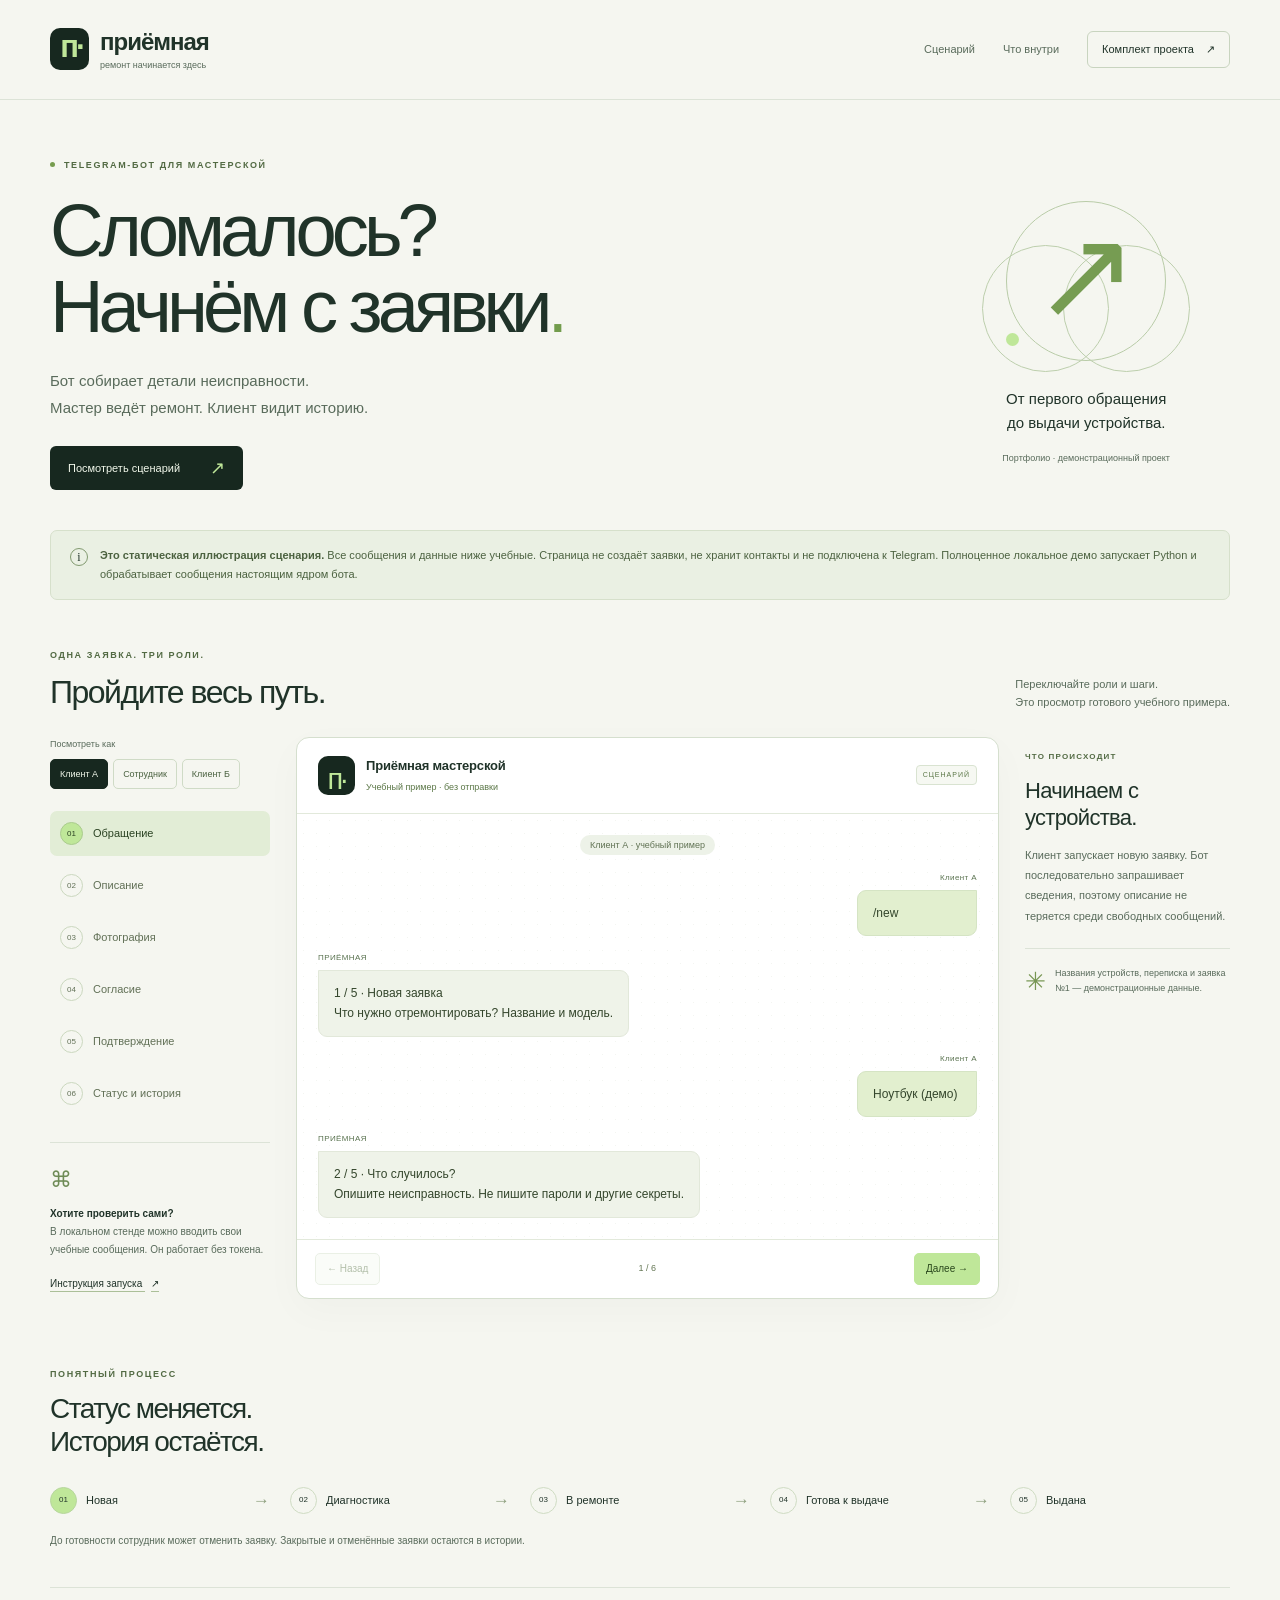
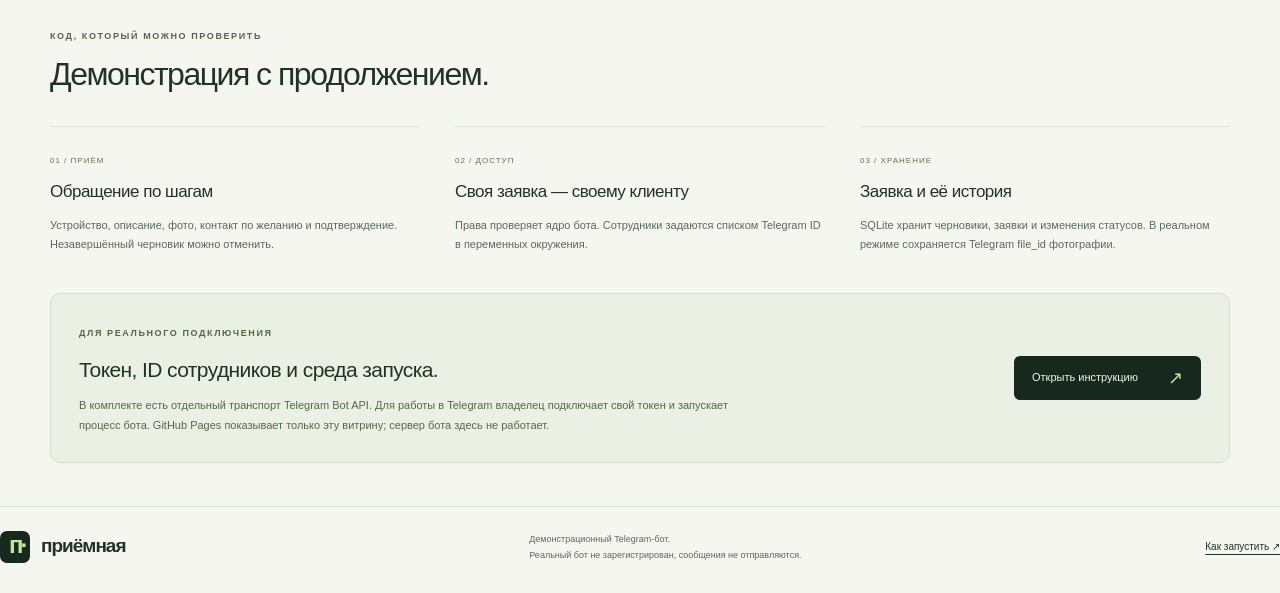
<file: showcase/index.html>
<!doctype html>
<html lang="ru">
<head>
  <meta charset="utf-8">
  <meta name="viewport" content="width=device-width,initial-scale=1">
  <meta name="theme-color" content="#17281f">
  <meta http-equiv="Content-Security-Policy" content="default-src 'self'; script-src 'self'; style-src 'self'; img-src 'self' data:; connect-src 'none'; object-src 'none'; base-uri 'none'; form-action 'none'">
  <meta name="description" content="Приёмная — демонстрационный Telegram-бот ремонтной мастерской. Сценарий заявки, фото неисправности, контакт с согласия клиента, статусы и права доступа.">
  <title>Приёмная — Telegram-бот ремонтной мастерской</title>
  <link rel="icon" href="./assets/mark.svg" type="image/svg+xml">
  <link rel="stylesheet" href="./style.css">
  <script src="./app.js" defer></script>
</head>
<body>
  <a class="skip-link" href="#scenario">Перейти к сценарию</a>
  <header class="header">
    <a class="brand" href="./" aria-label="Приёмная — главная"><span class="mark" aria-hidden="true">п·</span><span>приёмная<small>ремонт начинается здесь</small></span></a>
    <nav aria-label="Разделы"><a href="#scenario">Сценарий</a><a href="#inside">Что внутри</a><a class="source-link" href="./instructions.html#source">Комплект проекта <span aria-hidden="true">↗</span></a></nav>
  </header>
  <main>
    <section class="hero" aria-labelledby="title">
      <div class="hero-copy"><p class="eyebrow"><span></span> TELEGRAM-БОТ ДЛЯ МАСТЕРСКОЙ</p><h1 id="title">Сломалось?<br>Начнём с заявки<span>.</span></h1><p class="lead">Бот собирает детали неисправности.<br>Мастер ведёт ремонт. Клиент видит историю.</p><a class="primary-link" href="#scenario">Посмотреть сценарий <span aria-hidden="true">↗</span></a></div>
      <div class="hero-note"><div class="orbit" aria-hidden="true"><span>↗</span><i></i></div><p>От первого обращения<br>до выдачи устройства.</p><span>Портфолио · демонстрационный проект</span></div>
    </section>
    <aside class="notice" aria-label="Режим демонстрации"><span class="info" aria-hidden="true">i</span><p><strong>Это статическая иллюстрация сценария.</strong> Все сообщения и данные ниже учебные. Страница не создаёт заявки, не хранит контакты и не подключена к Telegram. Полноценное локальное демо запускает Python и обрабатывает сообщения настоящим ядром бота.</p></aside>

    <section class="walkthrough" id="scenario" aria-labelledby="scenario-title">
      <div class="section-intro"><div><p class="eyebrow">ОДНА ЗАЯВКА. ТРИ РОЛИ.</p><h2 id="scenario-title">Пройдите весь путь.</h2></div><p>Переключайте роли и шаги.<br>Это просмотр готового учебного примера.</p></div>
      <div class="demo-grid">
        <aside class="scenario-nav" aria-label="Управление сценарием">
          <span class="field-label">Посмотреть как</span>
          <div class="roles" role="group" aria-label="Роль в учебном сценарии"><button type="button" data-role="client" aria-pressed="true" class="selected">Клиент А</button><button type="button" data-role="staff" aria-pressed="false">Сотрудник</button><button type="button" data-role="other" aria-pressed="false">Клиент Б</button></div>
          <div class="step-list" id="step-list" aria-label="Шаги сценария"></div>
          <div class="local-note"><span aria-hidden="true">⌘</span><p><strong>Хотите проверить сами?</strong><br>В локальном стенде можно вводить свои учебные сообщения. Он работает без токена.</p><a href="./instructions.html">Инструкция запуска <span aria-hidden="true">↗</span></a></div>
        </aside>
        <div class="chat-card">
          <div class="chat-header"><span class="bot-mark" aria-hidden="true">п·</span><div><h3>Приёмная мастерской</h3><p>Учебный пример · без отправки</p></div><span class="tag">СЦЕНАРИЙ</span></div>
          <div class="chat-stage" id="chat-stage" aria-live="polite" aria-atomic="true"></div>
          <div class="demo-controls"><button type="button" id="previous" aria-label="Предыдущий шаг">← Назад</button><span id="step-count"></span><button type="button" id="next">Далее →</button></div>
        </div>
        <aside class="explanation" aria-live="polite" aria-atomic="true"><span class="eyebrow">ЧТО ПРОИСХОДИТ</span><h3 id="explanation-title"></h3><p id="explanation-text"></p><div id="contact-choice" hidden><span class="field-label">Варианты учебного сценария</span><div class="choices" role="group" aria-label="Вариант согласия на контакт"><button type="button" data-contact="no" aria-pressed="true" class="selected">Без телефона</button><button type="button" data-contact="yes" aria-pressed="false">С согласием</button></div></div><div class="data-caption"><span aria-hidden="true">✳</span><p>Названия устройств, переписка и заявка №1 — демонстрационные данные.</p></div></aside>
      </div>
      <noscript><p class="noscript">Для переключения шагов включите JavaScript. В примере клиент указывает ноутбук и неисправность, прикладывает учебное фото, выбирает передачу контакта и подтверждает заявку. Сотрудник проводит её через статусы. Другой клиент получает отказ в доступе.</p></noscript>
    </section>

    <section class="process" aria-labelledby="process-title"><p class="eyebrow">ПОНЯТНЫЙ ПРОЦЕСС</p><h2 id="process-title">Статус меняется.<br>История остаётся.</h2><ol><li><span>01</span>Новая</li><li><span>02</span>Диагностика</li><li><span>03</span>В ремонте</li><li><span>04</span>Готова к выдаче</li><li><span>05</span>Выдана</li></ol><p>До готовности сотрудник может отменить заявку. Закрытые и отменённые заявки остаются в истории.</p></section>

    <section class="inside" id="inside" aria-labelledby="inside-title"><div class="inside-heading"><p class="eyebrow">КОД, КОТОРЫЙ МОЖНО ПРОВЕРИТЬ</p><h2 id="inside-title">Демонстрация с продолжением.</h2></div><div class="feature-grid"><article><span>01 / ПРИЁМ</span><h3>Обращение по шагам</h3><p>Устройство, описание, фото, контакт по желанию и подтверждение. Незавершённый черновик можно отменить.</p></article><article><span>02 / ДОСТУП</span><h3>Своя заявка — своему клиенту</h3><p>Права проверяет ядро бота. Сотрудники задаются списком Telegram ID в переменных окружения.</p></article><article><span>03 / ХРАНЕНИЕ</span><h3>Заявка и её история</h3><p>SQLite хранит черновики, заявки и изменения статусов. В реальном режиме сохраняется Telegram file_id фотографии.</p></article></div><div class="connection-note"><div><span class="eyebrow">ДЛЯ РЕАЛЬНОГО ПОДКЛЮЧЕНИЯ</span><h3>Токен, ID сотрудников и среда запуска.</h3><p>В комплекте есть отдельный транспорт Telegram Bot API. Для работы в Telegram владелец подключает свой токен и запускает процесс бота. GitHub Pages показывает только эту витрину; сервер бота здесь не работает.</p></div><a class="primary-link" href="./instructions.html">Открыть инструкцию <span aria-hidden="true">↗</span></a></div></section>
  </main>
  <footer><a class="brand footer-brand" href="./"><span class="mark" aria-hidden="true">п·</span><span>приёмная</span></a><p>Демонстрационный Telegram-бот.<br>Реальный бот не зарегистрирован, сообщения не отправляются.</p><a href="./instructions.html#source">Как запустить ↗</a></footer>
  <template id="sample-photo"><figure class="sample-photo"><svg viewBox="0 0 300 170" role="img" aria-label="Условная иллюстрация неисправного ноутбука"><rect width="300" height="170" rx="10" fill="#dfe6df"/><path d="M66 36h168v99H66z" fill="#263c30"/><path d="M73 43h154v85H73z" fill="#f1f3e9"/><path d="m52 136 196 0 16 15H36z" fill="#738b76"/><path d="m157 62-17 25h14l-9 24 27-32h-17l11-17" fill="#ad4e32"/><path d="M123 144h54" stroke="#d8e2d7" stroke-width="3"/></svg><figcaption>Учебная иллюстрация · условное фото</figcaption></figure></template>
</body>
</html>
</file>
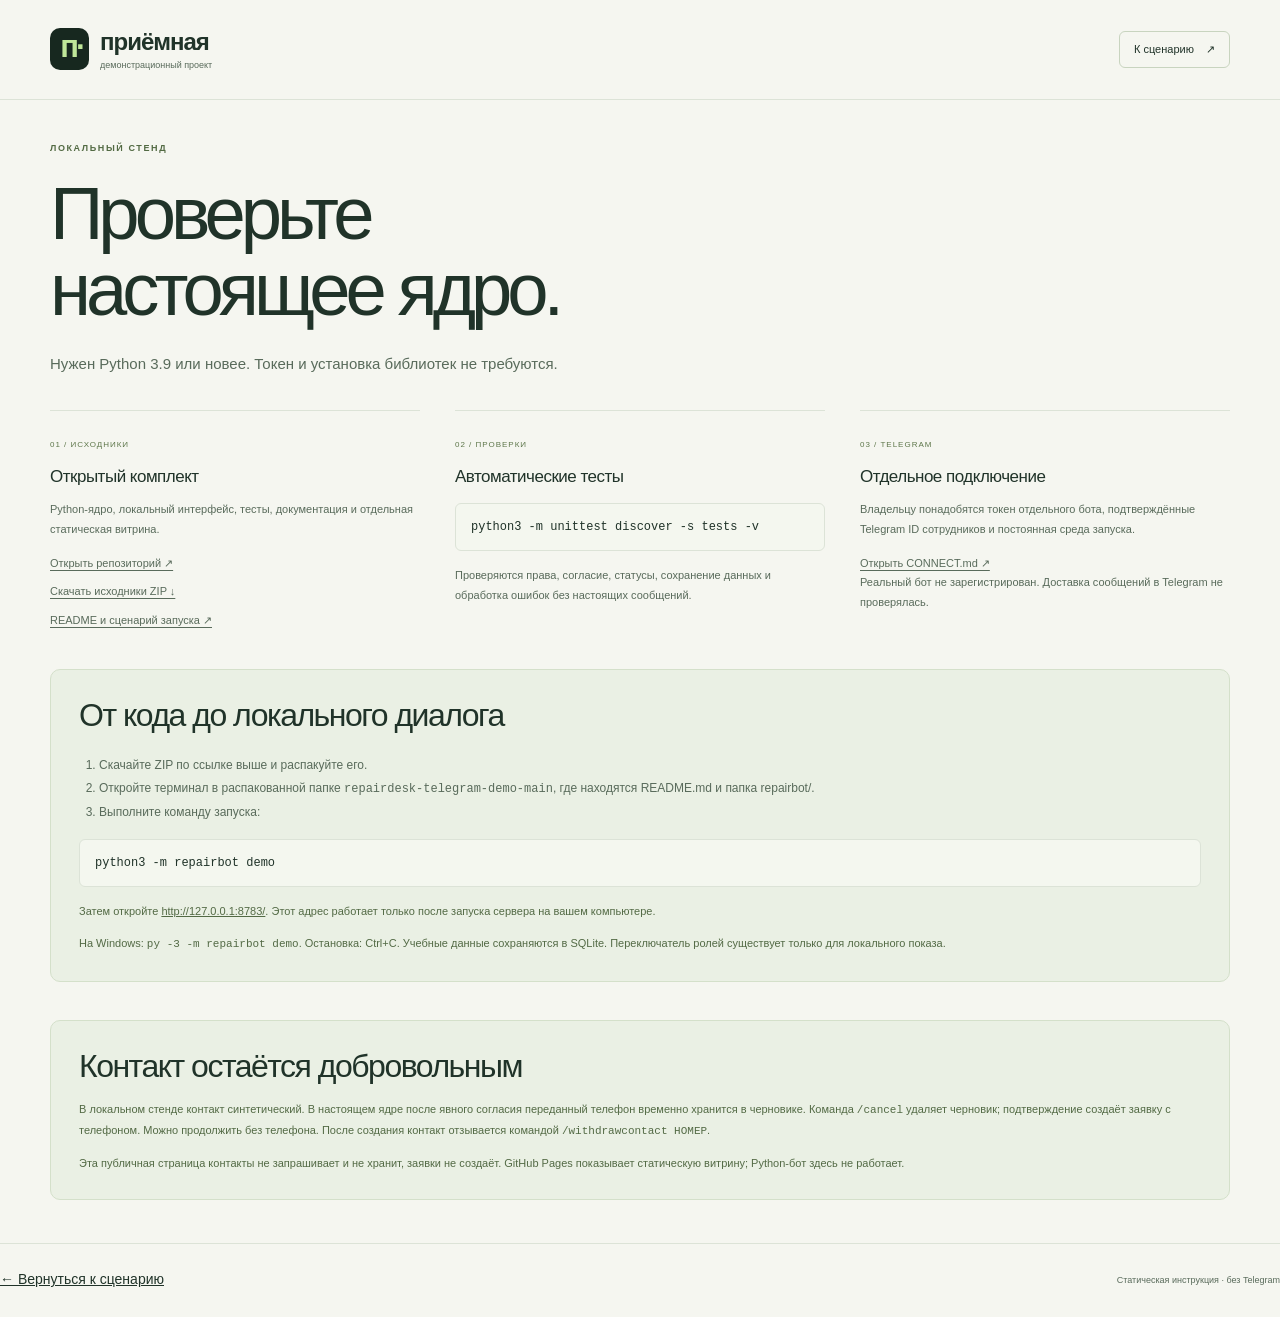
<file: showcase/instructions.html>
<!doctype html>
<html lang="ru">
<head>
  <meta charset="utf-8">
  <meta name="viewport" content="width=device-width,initial-scale=1">
  <meta name="theme-color" content="#17281f">
  <meta http-equiv="Content-Security-Policy" content="default-src 'self'; script-src 'self'; style-src 'self'; img-src 'self' data:; connect-src 'none'; object-src 'none'; base-uri 'none'; form-action 'none'">
  <meta name="description" content="Исходный код Приёмной, запуск локального Python-стенда и отдельная инструкция подключения Telegram.">
  <title>Запуск · Приёмная</title>
  <link rel="stylesheet" href="./style.css">
  <link rel="icon" href="./assets/mark.svg" type="image/svg+xml">
</head>
<body class="instructions-page">
  <a class="skip-link" href="#instructions-title">Перейти к инструкции</a>
  <header class="header site-header"><a class="brand" href="./index.html" aria-label="Приёмная — главная"><span class="mark" aria-hidden="true">п·</span><span>приёмная<small>демонстрационный проект</small></span></a><nav aria-label="Разделы"><a class="source-link" href="./index.html">К сценарию <span aria-hidden="true">↗</span></a></nav></header>
  <main><section class="inside" aria-labelledby="instructions-title">
    <p class="eyebrow">ЛОКАЛЬНЫЙ СТЕНД</p><h1 id="instructions-title">Проверьте<br>настоящее ядро.</h1><p class="lead">Нужен Python 3.9 или новее. Токен и установка библиотек не требуются.</p>
    <div class="feature-grid" id="source">
      <article><span>01 / ИСХОДНИКИ</span><h3>Открытый комплект</h3><p>Python-ядро, локальный интерфейс, тесты, документация и отдельная статическая витрина.</p><p class="resource-links"><a href="https://github.com/skrlv/repairdesk-telegram-demo">Открыть репозиторий ↗</a><a href="https://github.com/skrlv/repairdesk-telegram-demo/archive/refs/heads/main.zip">Скачать исходники ZIP ↓</a><a href="https://github.com/skrlv/repairdesk-telegram-demo/blob/main/README.md">README и сценарий запуска ↗</a></p></article>
      <article><span>02 / ПРОВЕРКИ</span><h3>Автоматические тесты</h3><pre><code>python3 -m unittest discover -s tests -v</code></pre><p>Проверяются права, согласие, статусы, сохранение данных и обработка ошибок без настоящих сообщений.</p></article>
      <article><span>03 / TELEGRAM</span><h3>Отдельное подключение</h3><p>Владельцу понадобятся токен отдельного бота, подтверждённые Telegram ID сотрудников и постоянная среда запуска.</p><p class="resource-links"><a href="https://github.com/skrlv/repairdesk-telegram-demo/blob/main/docs/CONNECT.md">Открыть CONNECT.md ↗</a></p><p>Реальный бот не зарегистрирован. Доставка сообщений в Telegram не проверялась.</p></article>
    </div>
    <div class="connection-note"><div><h2>От кода до локального диалога</h2><ol class="launch-steps"><li>Скачайте ZIP по ссылке выше и распакуйте его.</li><li>Откройте терминал в распакованной папке <code>repairdesk-telegram-demo-main</code>, где находятся README.md и папка repairbot/.</li><li>Выполните команду запуска:</li></ol><pre><code>python3 -m repairbot demo</code></pre><p>Затем откройте <a href="http://127.0.0.1:8783/">http://127.0.0.1:8783/</a>. Этот адрес работает только после запуска сервера на вашем компьютере.</p><p>На Windows: <code>py -3 -m repairbot demo</code>. Остановка: Ctrl+C. Учебные данные сохраняются в SQLite. Переключатель ролей существует только для локального показа.</p></div></div>
    <div class="connection-note"><div><h2>Контакт остаётся добровольным</h2><p>В локальном стенде контакт синтетический. В настоящем ядре после явного согласия переданный телефон временно хранится в черновике. Команда <code>/cancel</code> удаляет черновик; подтверждение создаёт заявку с телефоном. Можно продолжить без телефона. После создания контакт отзывается командой <code>/withdrawcontact НОМЕР</code>.</p><p>Эта публичная страница контакты не запрашивает и не хранит, заявки не создаёт. GitHub Pages показывает статическую витрину; Python-бот здесь не работает.</p></div></div>
  </section></main>
  <footer><a href="./index.html">← Вернуться к сценарию</a><p>Статическая инструкция · без Telegram</p></footer>
</body>
</html>
</file>
<file: showcase/style.css>
:root{--ink:#203329;--muted:#596b5b;--paper:#f5f6f0;--line:#dce3d7;--green:#bfe799;--dark:#17281f;--soft:#eaf0e4}*{box-sizing:border-box}html{scroll-behavior:smooth;scroll-padding-top:25px}body{margin:0;background:var(--paper);color:var(--ink);font-family:Inter,-apple-system,BlinkMacSystemFont,"Segoe UI",Arial,sans-serif;font-size:14px;line-height:1.6}a{color:inherit}button{font:inherit;cursor:pointer}button:disabled{cursor:default;opacity:.4}button,a{touch-action:manipulation}button:focus-visible,a:focus-visible{outline:3px solid #608339;outline-offset:4px}button:hover:not(:disabled){filter:brightness(.96)}.skip-link{position:fixed;top:-90px;left:20px;background:var(--green);padding:12px 18px;z-index:5}.skip-link:focus{top:12px}.header{max-width:1400px;margin:auto;display:flex;justify-content:space-between;align-items:center;padding:28px 50px;border-bottom:1px solid var(--line)}.brand{display:flex;align-items:center;gap:11px;text-decoration:none;font-size:24px;font-weight:650;letter-spacing:-1px;line-height:1.2}.brand small{display:block;font-size:9px;letter-spacing:0;font-weight:400;margin-top:3px;color:var(--muted)}.mark{display:grid;place-items:center;background:var(--dark);color:var(--green);width:39px;height:42px;border-radius:10px;font-size:31px;padding:0 0 5px 3px;letter-spacing:-3px}.header nav{display:flex;gap:28px;align-items:center}.header nav a{font-size:11px;text-decoration:none;color:var(--muted)}.header nav a:hover{text-decoration:underline;text-underline-offset:4px}.header nav .source-link{color:var(--ink);border:1px solid #c8d4bf;border-radius:6px;padding:9px 14px}.source-link span{padding-left:9px}main{max-width:1400px;margin:auto;padding:0 50px}.hero{display:flex;justify-content:space-between;align-items:center;padding:58px 0 40px;gap:40px}.eyebrow{font-size:9px;letter-spacing:1.6px;font-weight:600;margin:0;color:#526a43}.hero .eyebrow{display:flex;gap:9px;align-items:center}.hero .eyebrow>span{width:5px;height:5px;border-radius:50%;background:#769c4e}h1{font-size:clamp(48px,5.8vw,80px);line-height:1.02;letter-spacing:-5px;font-weight:500;margin:21px 0 23px}h1>span{color:#729c4c}.lead{font-size:15px;line-height:1.8;color:var(--muted);margin:0 0 25px}.primary-link{display:inline-flex;gap:30px;justify-content:space-between;align-items:center;background:var(--dark);color:#f2f8eb;text-decoration:none;padding:13px 18px;border-radius:6px;font-size:11px}.primary-link span{font-size:18px;color:var(--green);line-height:1}.primary-link:hover{background:#2d4433}.hero-note{text-align:center;margin:20px 60px 0}.hero-note p{font-size:15px;line-height:1.6;margin:26px 0 10px}.hero-note>span{font-size:9px;color:var(--muted)}.orbit{position:relative;width:160px;height:160px;border:1px solid #b9cca8;border-radius:50%;display:grid;place-items:center;margin:auto}.orbit:before,.orbit:after{content:"";position:absolute;width:125px;height:125px;border:1px solid #bdcfad;border-radius:50%;top:43px}.orbit:before{left:-25px}.orbit:after{right:-25px}.orbit>span{font-family:Arial,sans-serif;color:#769c52;font-size:126px;line-height:1;margin-top:-12px;z-index:1}.orbit>i{position:absolute;left:-1px;bottom:14px;width:13px;height:13px;border-radius:50%;background:var(--green);z-index:1}.notice{display:flex;align-items:flex-start;gap:12px;background:#eaf0e3;border:1px solid #d6e0cb;border-radius:7px;padding:15px 19px;margin-bottom:48px}.notice p{font-size:11px;line-height:1.7;margin:0;color:#4c6240}.notice strong{font-weight:650}.info{font-family:Georgia,serif;font-size:12px;border:1px solid #829a70;border-radius:50%;width:18px;height:18px;display:grid;place-items:center;flex-shrink:0;line-height:1;margin-top:2px}.section-intro{display:flex;justify-content:space-between;align-items:flex-end;gap:30px;margin-bottom:25px}h2{font-size:32px;font-weight:500;line-height:1.2;letter-spacing:-1.5px;margin:11px 0 0}.section-intro>p{font-size:11px;color:var(--muted);margin:0}.demo-grid{display:grid;grid-template-columns:220px minmax(0,1fr) 205px;gap:26px;align-items:start}.field-label{display:block;font-size:9px;color:var(--muted);margin-bottom:8px}.roles{display:flex;flex-wrap:wrap;gap:5px}.roles button,.choices button{font-size:9px;padding:7px 9px;border:1px solid #cfdbc6;background:transparent;border-radius:5px;color:#4b6240}.roles button.selected,.choices button.selected{background:var(--dark);border-color:var(--dark);color:#eff6e8}.step-list{display:grid;gap:7px;margin-top:22px}.step-list button{display:flex;align-items:center;gap:10px;border:0;border-radius:7px;background:transparent;color:#617056;text-align:left;padding:11px 10px;font-size:11px;line-height:1.4;width:100%}.step-list button>span{font-size:8px;border:1px solid #cbd8bf;width:23px;height:23px;display:grid;place-items:center;border-radius:50%;flex-shrink:0}.step-list button.current{color:#2b4323;background:#e2edd6}.step-list button.current>span{background:var(--green);border-color:#aacb8e}.local-note{border-top:1px solid var(--line);margin-top:26px;padding-top:19px}.local-note>span{font-size:22px;color:#6e8b56}.local-note p{font-size:10px;line-height:1.8;color:var(--muted);margin:7px 0 12px}.local-note strong{font-weight:550;color:var(--ink)}.local-note>a{font-size:10px;text-decoration:underline;text-decoration-color:#abbf98;text-underline-offset:4px}.local-note>a span{padding-left:6px}.chat-card{border:1px solid #d5dfce;background:#fff;border-radius:13px;overflow:hidden;box-shadow:0 12px 40px #24351d07}.chat-header{display:flex;align-items:center;gap:11px;padding:18px 21px;border-bottom:1px solid #e2e9db}.bot-mark{display:grid;place-items:center;background:var(--dark);color:var(--green);width:37px;height:39px;border-radius:10px;font-size:29px;letter-spacing:-3px;padding-bottom:5px}.chat-header h3{font-size:13px;font-weight:600;margin:0;letter-spacing:-.2px}.chat-header p{font-size:9px;color:#5b7747;margin:3px 0 0}.tag{margin-left:auto;font-size:7px;border:1px solid #d9e3d1;background:#f6f8f2;color:#5b7747;padding:3px 6px;letter-spacing:1px;border-radius:4px}.chat-stage{min-height:408px;padding:21px;display:flex;flex-direction:column;gap:16px;background-image:radial-gradient(#c8d2be35 .65px,transparent .65px);background-size:13px 13px}.demo-badge{align-self:center;font-size:9px;color:#617354;background:#edf2e8;border-radius:20px;padding:3px 10px;margin-bottom:1px}.message{align-self:flex-start;max-width:94%;min-width:120px}.message.client{align-self:flex-end}.message-label{font-size:8px;color:#5a7350;letter-spacing:.4px;margin-bottom:5px}.message.client .message-label{text-align:right}.message-text{padding:12px 15px;background:#eff3e9;border:1px solid #e2e8da;color:#34462c;border-radius:0 9px 9px 9px;font-size:12px;line-height:1.7;white-space:pre-wrap;overflow-wrap:anywhere}.message.client .message-text{border-radius:9px 0 9px 9px;background:#e2efcf;border-color:#d5e4c4}.sample-photo{margin:0;max-width:240px;width:100%}.sample-photo svg{display:block;width:100%;height:auto}.sample-photo figcaption{font-size:8px;color:#5c704f;margin-top:5px}.state-label{font-size:9px;color:#41602e;border:1px solid #ccdcbe;background:#f5f8f0;border-radius:5px;padding:7px 11px;align-self:flex-start}.demo-controls{border-top:1px solid #e2e9db;display:flex;justify-content:space-between;align-items:center;padding:13px 18px;gap:10px}.demo-controls button{font-size:10px;border:1px solid #cbdac0;color:#44632f;border-radius:5px;background:#f4f8ee;padding:7px 11px}.demo-controls #next{background:var(--green);border-color:var(--green);color:#29471c}.demo-controls>span{font-size:9px;color:#637653}.explanation{padding-top:6px}.explanation>.eyebrow{font-size:8px;letter-spacing:1.2px}.explanation h3{font-size:22px;line-height:1.22;letter-spacing:-.7px;font-weight:500;margin:13px 0}.explanation>p{font-size:11px;line-height:1.85;color:var(--muted);margin:0}.data-caption{display:flex;gap:9px;border-top:1px solid var(--line);padding-top:17px;margin-top:22px}.data-caption>span{font-family:Georgia,serif;font-size:25px;line-height:1.3;color:#779653}.data-caption>p{font-size:9px;line-height:1.7;color:var(--muted);margin:0}.choices{display:flex;gap:5px;flex-wrap:wrap}#contact-choice{margin-top:18px}.process{padding:51px 0 38px;border-bottom:1px solid var(--line);margin-top:17px}.process h2{font-size:28px}.process ol{list-style:none;padding:0;display:flex;gap:20px;justify-content:space-between;margin:28px 0 0}.process li{display:flex;align-items:center;gap:9px;font-size:11px;flex:1;white-space:nowrap}.process li:not(:last-child):after{content:"→";margin-left:auto;color:#8d9f7d;font-size:17px}.process li>span{font-size:8px;border:1px solid #cfdcc3;width:27px;height:27px;border-radius:50%;display:grid;place-items:center}.process li:first-child>span{background:var(--green);border-color:#b7d69e}.process>p:last-child{font-size:10px;color:var(--muted);margin:19px 0 0}.inside{padding:41px 0 43px}.feature-grid{display:grid;grid-template-columns:repeat(3,1fr);gap:35px;margin-top:33px}.feature-grid article{border-top:1px solid var(--line);padding-top:20px}.feature-grid article>span{font-size:8px;color:#5e774b;letter-spacing:1px}.feature-grid h3{font-size:17px;font-weight:500;letter-spacing:-.5px;line-height:1.3;margin:12px 0}.feature-grid p{font-size:11px;line-height:1.8;color:var(--muted);margin:0}.connection-note{display:flex;align-items:center;justify-content:space-between;gap:35px;background:#eaf0e4;border:1px solid #d4e0ca;border-radius:10px;margin-top:38px;padding:26px 28px}.connection-note>div{max-width:670px}.connection-note h3{font-weight:500;font-size:21px;letter-spacing:-.6px;margin:10px 0}.connection-note p{font-size:11px;color:#536a45;line-height:1.8;margin:0}.connection-note .primary-link{white-space:nowrap;flex-shrink:0}footer{max-width:1300px;margin:auto;border-top:1px solid var(--line);padding:24px 0 30px;display:flex;justify-content:space-between;align-items:center;gap:35px}footer p{font-size:9px;color:var(--muted);line-height:1.8;margin:0}footer>a:last-child{font-size:10px;text-underline-offset:4px}.footer-brand{font-size:19px}.footer-brand .mark{width:30px;height:32px;font-size:24px;border-radius:7px}[hidden]{display:none!important}.noscript{font-size:12px;border:1px solid var(--line);padding:16px;border-radius:8px;color:var(--muted)}@media(min-width:1600px){.hero{padding-top:65px}.chat-stage{min-height:445px}.demo-grid{grid-template-columns:240px minmax(0,1fr) 230px;gap:32px}}@media(max-width:1150px){.header{padding:25px 32px}main{padding:0 32px}.demo-grid{grid-template-columns:180px minmax(0,1fr) 180px;gap:18px}.roles{gap:4px}.roles button{font-size:8px;padding:6px 7px}.hero-note{margin-right:40px}.chat-stage{padding:18px;min-height:420px}.explanation h3{font-size:20px}.process ol{gap:10px}.process li{font-size:10px;gap:6px}.process li>span{width:23px;height:23px}.connection-note{gap:25px}.connection-note .primary-link{gap:15px}footer{margin:0 32px}.feature-grid{gap:25px}}@media(max-width:950px){.demo-grid{grid-template-columns:185px minmax(0,1fr);gap:23px}.explanation{grid-column:2;display:grid;grid-template-columns:1fr 1fr;gap:0 20px;padding:0}.explanation>.eyebrow,.explanation h3,.explanation>p{grid-column:1}.explanation>.eyebrow{grid-row:1}.explanation h3{margin:9px 0 10px;grid-row:2}.explanation>p{grid-row:3 / span 2}.explanation .data-caption{grid-column:2;grid-row:3;margin-top:0}.explanation #contact-choice{grid-column:2;grid-row:1 / span 2;margin-top:0}.explanation #contact-choice[hidden]+.data-caption{grid-row:1 / span 3}.hero h1{font-size:65px}.hero-note{margin-right:35px}.hero-note .orbit{width:135px;height:135px}.orbit:before,.orbit:after{width:100px;height:100px}.orbit>span{font-size:106px}.hero-note p{font-size:13px}.hero-note>span{font-size:8px}.connection-note{display:block}.connection-note .primary-link{margin-top:20px}.process li>span{display:none}.section-intro h2,.inside h2{font-size:29px}.feature-grid h3{font-size:16px}.feature-grid p{font-size:10px}.feature-grid{gap:20px}.chat-stage{min-height:400px}.process{margin-top:0}}@media(max-width:720px){.header{padding:20px 23px}.header nav{gap:15px}.header nav a{font-size:10px}.header nav a:nth-child(2){display:none}.brand{font-size:21px}.brand small{font-size:8px}.mark{width:35px;height:37px;font-size:28px}main{padding:0 23px}.hero{padding-top:39px;gap:15px}.hero h1{font-size:58px;letter-spacing:-3.5px}.hero-note{margin-right:10px}.hero-note .orbit{width:105px;height:105px}.orbit>span{font-size:84px}.orbit:before,.orbit:after{width:80px;height:80px;top:30px}.orbit:before{left:-17px}.orbit:after{right:-17px}.hero-note p{font-size:11px}.hero-note>span{display:none}.lead{font-size:12px}.hero .eyebrow{font-size:8px;letter-spacing:1.2px}.notice{margin-bottom:34px;padding:13px 14px;gap:9px}.notice p{font-size:10px}.section-intro{display:block;margin-bottom:20px}.section-intro>p{font-size:10px;margin-top:11px}.section-intro>p br{display:none}.demo-grid{grid-template-columns:160px minmax(0,1fr);gap:16px}.roles button{font-size:8px;padding:5px 7px}.step-list button{font-size:10px;padding:9px 7px;gap:8px}.step-list button>span{width:21px;height:21px}.chat-header{padding:15px}.chat-header h3{font-size:11px}.chat-header p{font-size:8px}.chat-header .tag{font-size:6px;padding:3px 4px}.bot-mark{width:30px;height:32px;font-size:24px;border-radius:8px;flex-shrink:0}.chat-stage{padding:17px 15px;min-height:400px}.message-text{font-size:11px;padding:10px 12px}.demo-controls{padding:12px}.demo-controls button{font-size:9px;padding:7px 9px}.demo-controls>span{font-size:8px}.explanation{grid-template-columns:1fr;gap:0}.explanation>.eyebrow,.explanation h3,.explanation>p,.explanation #contact-choice,.explanation .data-caption{grid-column:1;grid-row:auto}.explanation #contact-choice{margin-top:17px}.explanation .data-caption{margin-top:18px}.explanation #contact-choice[hidden]+.data-caption{grid-row:auto}.explanation h3{font-size:21px}.explanation>p{font-size:10px}.data-caption>p{font-size:9px}.local-note p{font-size:9px}.local-note>a{font-size:9px}.process ol{flex-wrap:wrap;justify-content:flex-start;gap:11px}.process li{flex:0 0 auto;font-size:10px;gap:7px}.process li:not(:last-child):after{margin-left:3px;font-size:13px}.process h2{font-size:27px}.process>p:last-child{font-size:9px}.feature-grid{grid-template-columns:1fr;gap:22px;margin-top:26px}.feature-grid article{padding-top:17px}.feature-grid h3{font-size:19px;margin:8px 0}.feature-grid p{font-size:11px;max-width:470px}.connection-note{padding:24px}.connection-note h3{font-size:21px;line-height:1.3}.connection-note p{font-size:10px}footer{margin:0 23px;gap:20px;flex-wrap:wrap}footer p{margin-left:auto}footer>a:last-child{margin-left:auto}footer p{font-size:8px}}@media(max-width:560px){.header{padding:18px 20px}.header nav a:not(.source-link){display:none}.header nav .source-link{font-size:9px;padding:7px 10px}.header nav .source-link span{padding-left:3px}.brand{font-size:20px}main{padding:0 20px}.hero{padding:36px 0 28px}.hero-note{display:none}.hero h1{font-size:58px;margin-top:17px;margin-bottom:20px}.lead{font-size:13px;margin-bottom:22px}.hero .eyebrow{font-size:8px}.notice{padding:12px 13px;margin-bottom:32px}.notice p{font-size:10px}.demo-grid{display:flex;flex-direction:column;gap:20px}.scenario-nav{width:100%}.field-label{font-size:9px}.roles{gap:7px}.roles button{font-size:10px;padding:8px 13px}.step-list{display:flex;overflow-x:auto;gap:7px;margin-top:15px;padding-bottom:6px;scrollbar-width:thin;scrollbar-color:#bacbac transparent}.step-list button{width:auto;flex-shrink:0;border:1px solid #d9e3d0;padding:8px 10px;gap:7px;font-size:10px;border-radius:6px;white-space:nowrap}.step-list button>span{width:20px;height:20px;font-size:7px}.local-note{display:none}.chat-card{width:100%}.chat-header{padding:17px 18px;gap:10px}.chat-header h3{font-size:13px}.chat-header p{font-size:9px}.chat-header .tag{font-size:7px;padding:3px 5px}.bot-mark{width:34px;height:36px;font-size:27px}.chat-stage{min-height:390px;padding:20px 18px;gap:15px}.message{max-width:93%}.message-text{font-size:12px;padding:11px 14px}.demo-controls{padding:13px 16px}.demo-controls button{font-size:10px;padding:8px 12px}.demo-controls>span{font-size:9px}.explanation{display:block;width:100%;padding:1px 4px}.explanation h3{font-size:23px;margin:10px 0}.explanation>p{font-size:12px}.data-caption{margin-top:18px;max-width:330px}.data-caption>p{font-size:10px}.explanation #contact-choice{margin-top:18px}.choices button{font-size:10px;padding:8px 12px}.process{padding-top:36px;margin-top:7px}.process ol{gap:10px}.process li{font-size:10px}.process>p:last-child{font-size:10px}.inside{padding-top:32px}.inside h2{font-size:28px;max-width:330px}.connection-note{padding:22px 20px;margin-top:30px}.connection-note .eyebrow{font-size:8px;letter-spacing:1.1px}.connection-note h3{font-size:22px}.connection-note p{font-size:11px}.primary-link{font-size:11px;padding:13px 16px}footer{margin:0 20px;padding-top:20px;gap:17px}footer p{font-size:8px}footer>a:last-child{font-size:10px;width:100%;margin-left:0}}@media(max-width:360px){main{padding:0 15px}.header{padding-left:15px;padding-right:15px}.hero h1{font-size:51px;letter-spacing:-3px}.hero .eyebrow{font-size:7px}.roles button{font-size:9px;padding:8px 11px}.chat-header h3{font-size:12px}.chat-header{padding:15px}.chat-stage{padding:17px 15px}.process ol{gap:8px}.process li{font-size:9px}.section-intro h2{font-size:28px}footer{margin:0 15px}}@media(prefers-reduced-motion:reduce){html{scroll-behavior:auto}}@media print{.header nav,.scenario-nav,.demo-controls,.choices,.primary-link{display:none}main{padding:0}.hero{padding-top:20px}.hero-note{display:none}.demo-grid{display:block}.chat-card{margin-bottom:20px}.explanation{display:block}.notice{margin-bottom:25px}.chat-stage{min-height:0}.inside,.process{break-inside:avoid}.feature-grid{display:block}.connection-note{background:none}.header,footer{padding:15px 0}.explanation h3{font-size:20px}}

/* Shared header and readable source instructions at every viewport. */
.instructions-page pre{max-width:100%;overflow-wrap:anywhere;white-space:pre-wrap;font-size:12px;line-height:1.7;background:#f4f7ef;border:1px solid var(--line);border-radius:6px;padding:13px 15px;margin:15px 0}
.instructions-page code{overflow-wrap:anywhere}
.instructions-page .feature-grid{scroll-margin-top:22px}
.instructions-page .resource-links{display:grid;gap:9px;margin-top:14px}
.instructions-page .resource-links a{text-underline-offset:3px}
.instructions-page .launch-steps{padding-left:20px;font-size:12px;color:var(--muted);line-height:1.9;margin-top:20px}
.instructions-page .connection-note>div{max-width:none;width:100%}
.instructions-page .connection-note h2{margin:0 0 15px}
.instructions-page .connection-note p+p{margin-top:12px}
@media(max-width:560px){.instructions-page h1{font-size:51px;letter-spacing:-3px}.instructions-page .site-header .source-link{display:inline-block}.instructions-page .launch-steps{font-size:11px}.instructions-page pre{font-size:11px;padding:12px}.instructions-page .connection-note h2{font-size:26px}}
</file>
